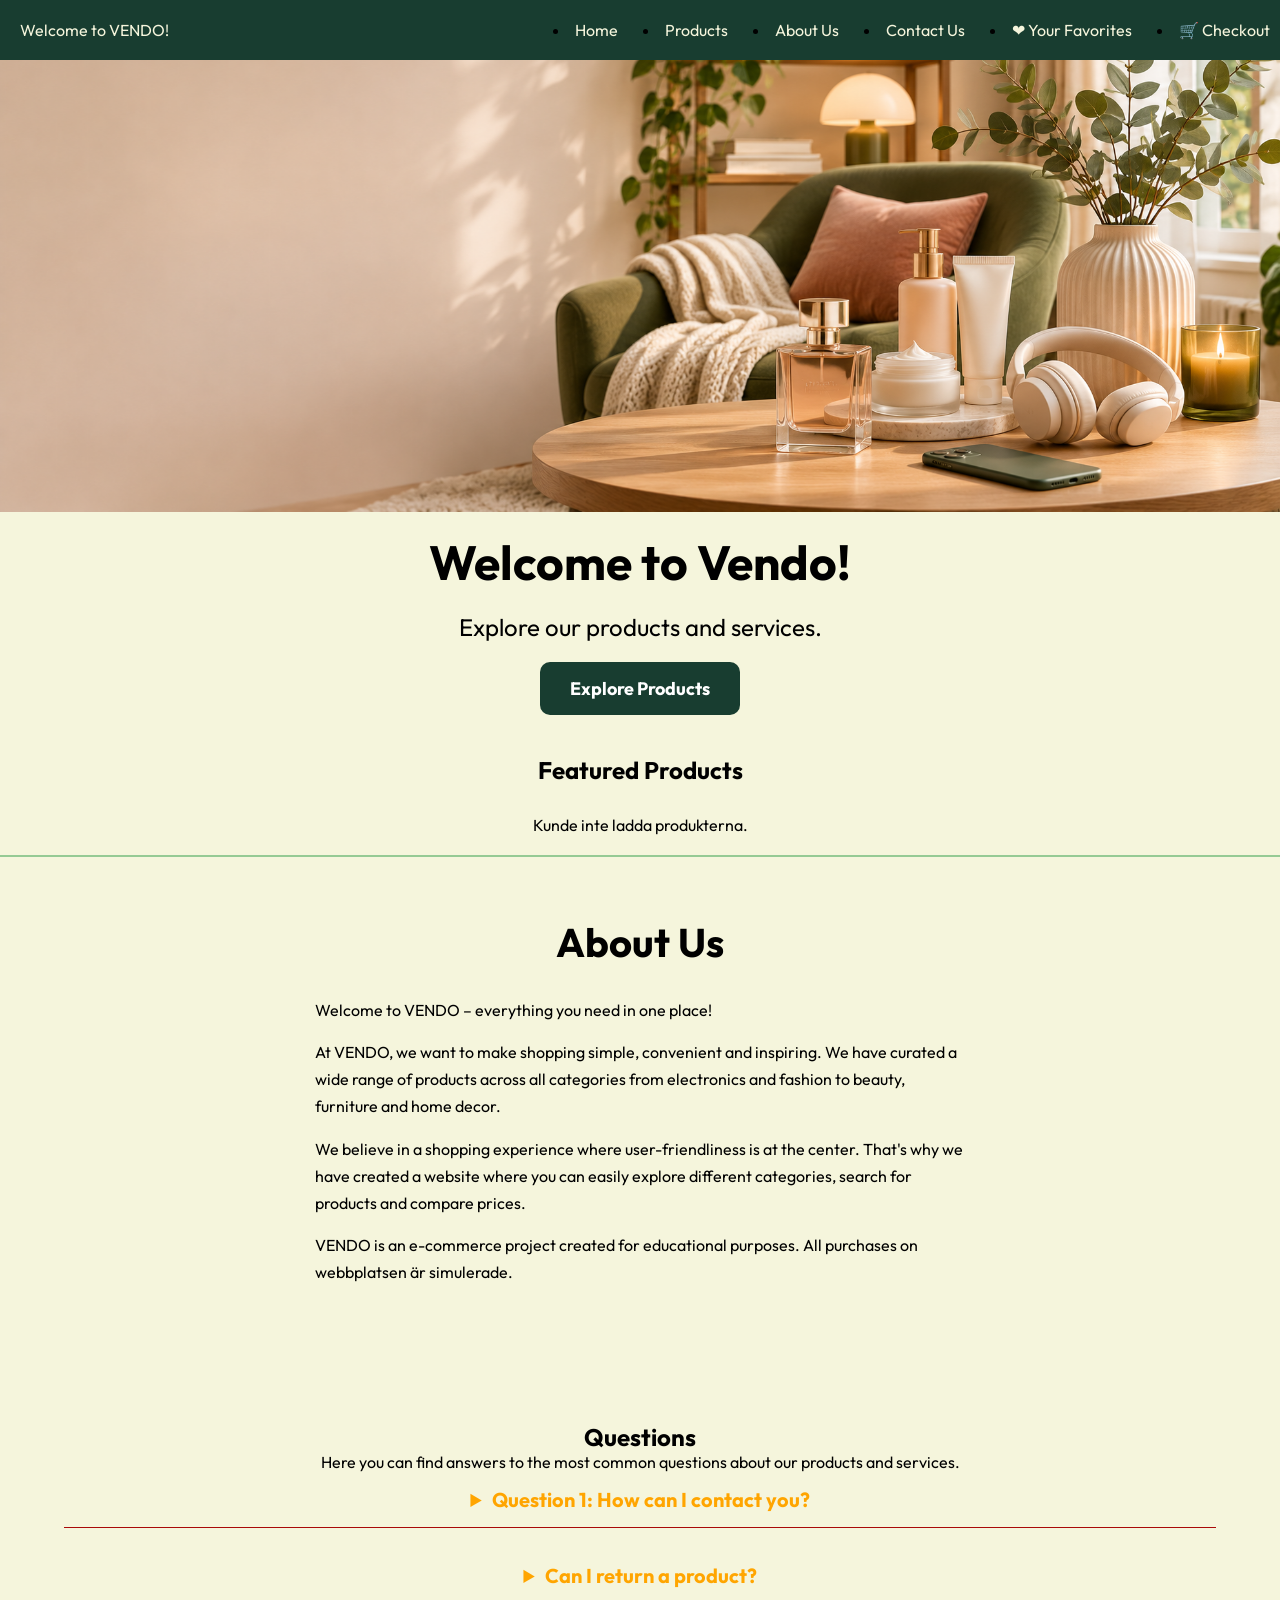
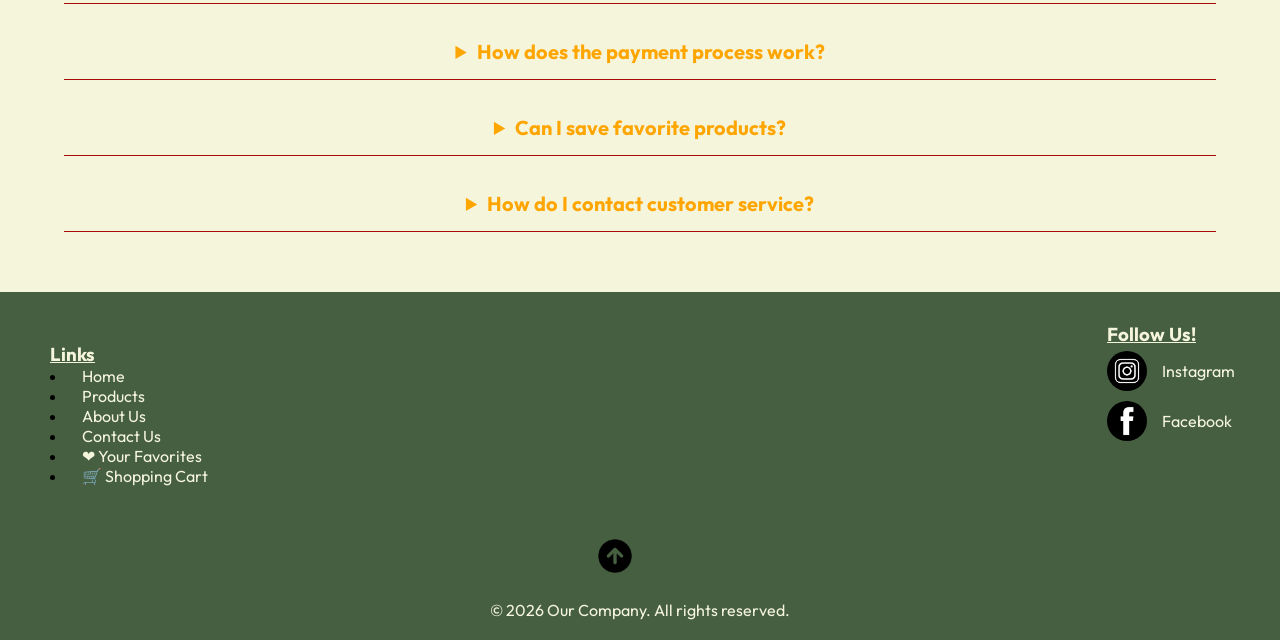
<file: index.html>
<!doctype html>
<html lang="sv">
  <head>
    <meta charset="UTF-8" />
    <meta name="viewport" content="width=device-width, initial-scale=1.0" />

    <title>VENDO</title>

    <script src="script.js" defer></script>
    <link rel="stylesheet" href="style.css" />
  </head>

  <body>
    <header>
      <nav class="nav">
        <p>Welcome to VENDO!</p>
        <li><a href="index.html">Home</a></li>
        <li><a href="catalog.html">Products</a></li>
        <li><a href="#about">About Us</a></li>
        <li><a href="#contact">Contact Us</a></li>
        <li><a href="favo.html">❤︎ Your Favorites</a></li>
        <li><a href="cart.html">🛒 Checkout</a></li>
      </nav>

      <button class="mobil-menu" type="button" aria-label="Open menu">
        <img src="Images/hamburger.png" alt="" />
      </button>
    </header>

    <nav class="breadcrumb" aria-label="Breadcrumb navigation">
      <a href="index.html">Home</a>
      <span aria-hidden="true">-</span>

      <a href="catalog.html">Products</a>
      <span aria-hidden="true">-</span>

      <span aria-current="page">Shopping Cart</span>
    </nav>
    <main>
      <section class="hero">
        <img src="Images/hero.png" alt="Products from our online store" />

        <h1>Welcome to Vendo!</h1>

        <p>Explore our products and services.</p>

        <a href="catalog.html" class="btn">Explore Products</a>
      </section>

      <section class="product-preview">
        <h2>Featured Products</h2>

        <div class="preview-container" id="preview"></div>
      </section>

      <section class="About" id="about">
        <h2>About Us</h2>

        <p>Welcome to VENDO – everything you need in one place!</p>

        <p>
          At VENDO, we want to make shopping simple, convenient and inspiring.
          We have curated a wide range of products across all categories from
          electronics and fashion to beauty, furniture and home decor.
        </p>

        <p>
          We believe in a shopping experience where user-friendliness is at the
          center. That's why we have created a website where you can easily
          explore different categories, search for products and compare prices.
        </p>

        <p>
          VENDO is an e-commerce project created for educational purposes. All
          purchases on webbplatsen är simulerade.
        </p>
      </section>

      <section class="questions" id="questions">
        <h2>Questions</h2>

        <p>
          Here you can find answers to the most common questions about our
          products and services.
        </p>

        <div class="faq-container">
          <details name="faq">
            <summary>Question 1: How can I contact you?</summary>
            <p>
              You can contact us via email at info@ourcompany.se or call us at
              012-3456789.
            </p>
          </details>

          <details name="faq">
            <summary>Can I return a product?</summary>
            <p>We offer a 30-day open purchase on our products.</p>
          </details>

          <details name="faq">
            <summary>How does the payment process work?</summary>
            <p>
              The payment process is simulated since this is a demonstration
              store.
            </p>
          </details>

          <details name="faq">
            <summary>Can I save favorite products?</summary>
            <p>
              Yes! You can save and remove your favorite products and find them
              on your favorites page.
            </p>
          </details>

          <details name="faq">
            <summary>How do I contact customer service?</summary>
            <p>
              You can find our contact information at the bottom of the page.
            </p>
          </details>
        </div>
      </section>
    </main>

    <footer class="footer" id="contact">
      <div class="social">
        <nav class="nav-bottom">
          <h3>Links</h3>
          <li><a href="index.html">Home</a></li>
          <li><a href="catalog.html">Products</a></li>
          <li><a href="#about">About Us</a></li>
          <li><a href="#contact">Contact Us</a></li>
          <li><a href="favo.html">❤︎ Your Favorites</a></li>
          <li><a href="cart.html">🛒 Shopping Cart</a></li>
        </nav>

        <div class="social-media">
          <h3>Follow Us!</h3>
          <a href="https://www.instagram.com/" target="_blank">
            <img src="Images/instagram.png" alt="Instagram" />
            <span>Instagram</span>
          </a>

          <a href="https://facebook.se/" target="_blank">
            <img src="Images/facebook.png" alt="Facebook" />
            <span>Facebook</span>
          </a>
        </div>
      </div>
      <div class="arrow">
        <a href="index.html" class="pil">
          <img src="Images/up-arrow.png" alt="Back to top" />
        </a>
      </div>
      <p>&copy; 2026 Our Company. All rights reserved.</p>
    </footer>
  </body>
</html>
</file>
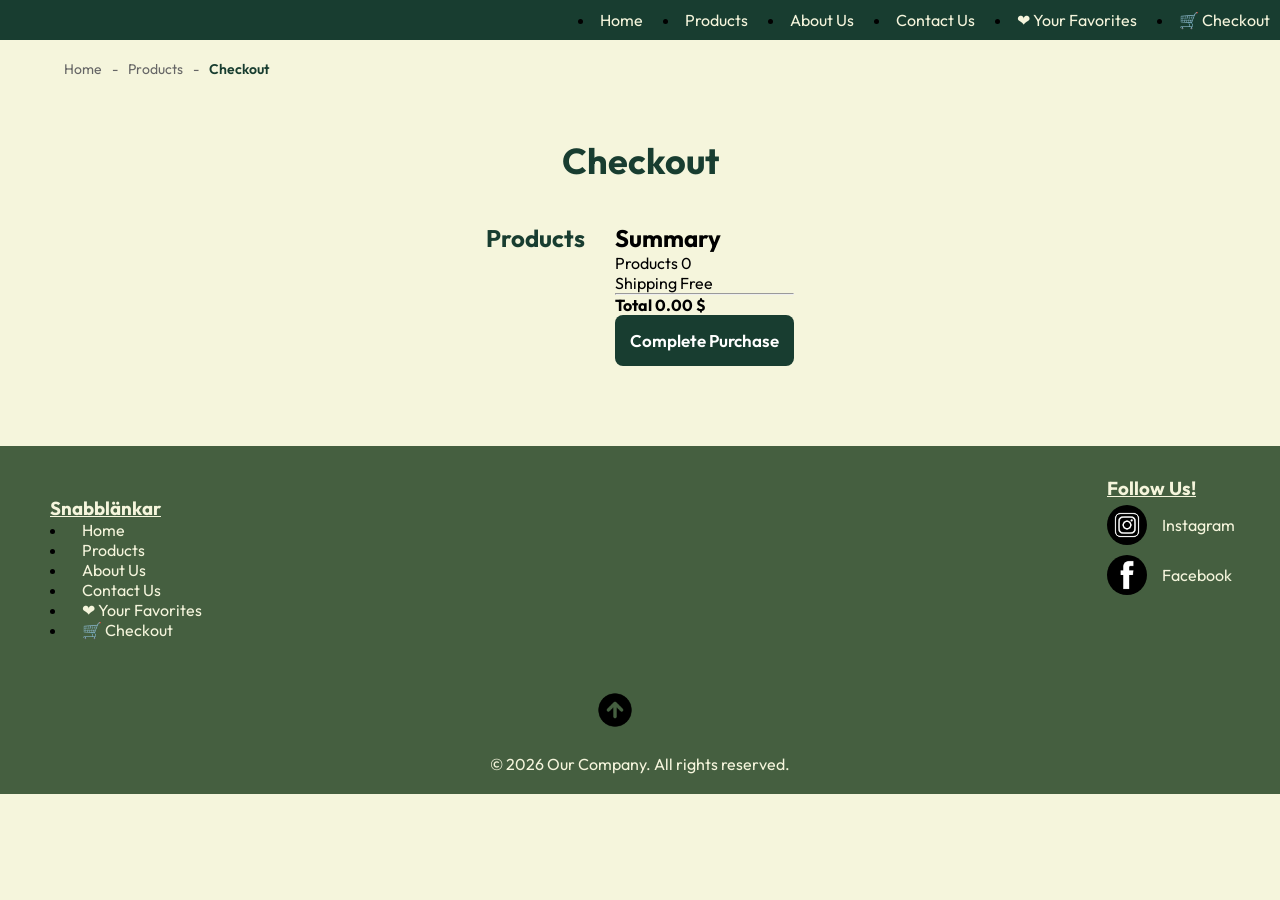
<file: cart.html>
<!doctype html>
<html lang="sv">
  <head>
    <meta charset="UTF-8" />
    <meta name="viewport" content="width=device-width, initial-scale=1.0" />
    <title>Document</title>
    <link rel="stylesheet" href="cart.css" />
    <script type="module" src="cart.js" defer></script> <!-- lagt till type module-->
  </head>
  <body>
    <header>
      <nav class="nav">
        <li><a href="index.html">Home</a></li>
        <li><a href="catalog.html">Products</a></li>
        <li><a href="index.html#about">About Us</a></li>
        <li><a href="index.html#contact">Contact Us</a></li>
        <li><a href="favo.html">❤︎ Your Favorites</a></li>
        <li><a href="cart.html">🛒 Checkout</a></li>
      </nav>

      <button class="mobil-menu" type="button" aria-label="Open menu">
        <img src="Images/hamburger.png" alt="" />
      </button>
    </header>

    <nav class="breadcrumb" aria-label="Breadcrumb navigation">
      <a href="index.html">Home</a>
      <span aria-hidden="true">-</span>
      <a href="catalog.html">Products</a>
      <span aria-hidden="true">-</span>
      <span aria-current="page">Checkout</span>
    </nav>

    <main class="checkout-page">
      <h1>Checkout</h1>
      <div class="checkout-container">
        <section class="cart-products">
          <h2>Products</h2>
          <div id="cart-items"></div>
        </section>

        <aside class="cart-summary">
          <h2>Summary</h2>
<!-- ändrar till antal -->
          <div class="summary-row">
  <span>Products</span>
  <span id="cart-count">0</span>
</div>

          <div class="summary-row">
            <span>Shipping</span>
            <span>Free</span>
          </div>
          <!--  hr horisontell linje -->
          <hr />
          <div class="summary-row">
            <strong>Total</strong>
            <strong id="cart-total">0.00 $</strong>
          </div>

          <button id="checkout-btn" type="button">Complete Purchase</button>

          <p id="checkout-message" role="status" aria-live="polite"></p>
        </aside>
      </div>
    </main>

    <footer class="footer" id="contact">
      <div class="social">
        <nav class="nav-bottom">
          <h3>Snabblänkar</h3>
          <li><a href="index.html">Home</a></li>
          <li><a href="catalog.html">Products</a></li>
          <li><a href="index.html#about">About Us</a></li>
          <li><a href="index.html#contact">Contact Us</a></li>
          <li><a href="favo.html">❤︎ Your Favorites</a></li>
          <li><a href="cart.html">🛒 Checkout</a></li>
        </nav>

        <div class="social-media">
          <h3>Follow Us!</h3>
          <a href="https://www.instagram.com/" target="_blank">
            <img src="Images/instagram.png" alt="Instagram" />
            <span>Instagram</span>
          </a>

          <a href="https://facebook.se/" target="_blank">
            <img src="Images/facebook.png" alt="Facebook" />
            <span>Facebook</span>
          </a>
        </div>
      </div>
      <div class="arrow">
        <a href="cart.html" class="pil">
          <img src="Images/up-arrow.png" alt="Back to top" />
        </a>
      </div>
      <p>&copy; 2026 Our Company. All rights reserved.</p>
    </footer>
  </body>
</html>
</file>
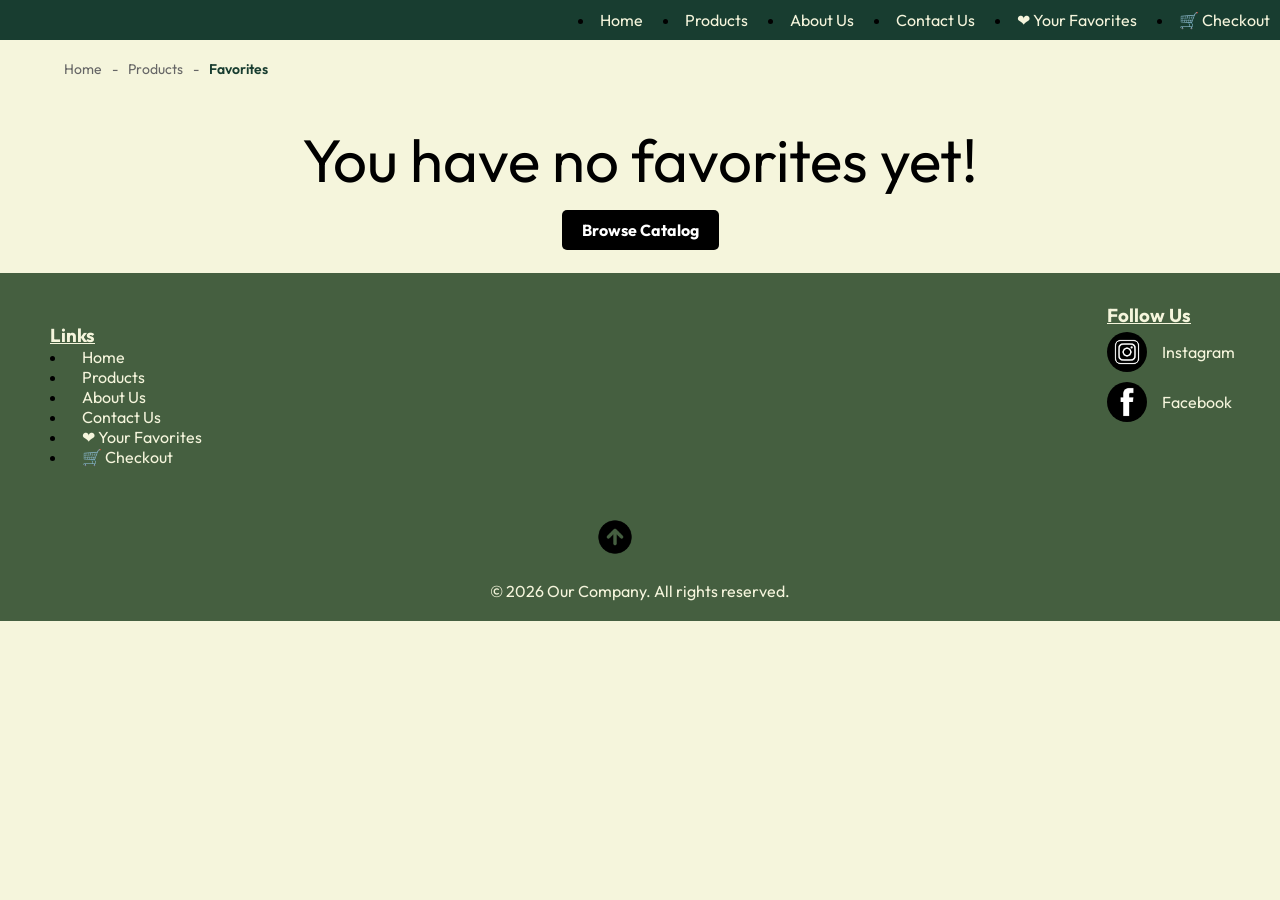
<file: favo.html>
<!DOCTYPE html>
<html lang="en">
<head>
    <meta charset="UTF-8">
    <meta name="viewport" content="width=device-width, initial-scale=1.0">
    <title>Favorites</title>
    <link rel="stylesheet" href="stylefavo.css">
    <script type="module" src="favo.js" defer></script> <!-- lagt till type module-->
</head>
<body>
    <!-- Ändrade menyn med länkar erika -->
    <header class="header">
      <nav class="nav">
        <li><a href="index.html">Home</a></li>
        <li><a href="catalog.html">Products</a></li>
        <li><a href="index.html#about">About Us</a></li>
        <li><a href="index.html#contact">Contact Us</a></li>
        <li><a href="favo.html">❤︎ Your Favorites</a></li>
        <li><a href="cart.html">🛒 Checkout</a></li>
      </nav>

      
      <button class="mobil-menu" type="button" aria-label="Open menu">
        <img src="Images/hamburger.png" alt="" />
      </button>
    </header>
        <h1 class="h1">Favorites</h1>
     
        <nav class="breadcrumb" aria-label="Breadcrumb navigation">
  <a href="index.html">Home</a>
  <span aria-hidden="true">-</span>
  <a href="catalog.html">Products</a>
  <span aria-hidden="true">-</span>
  <span aria-current="page">Favorites</span>
</nav></header>

    <main class="main">
        <div class="favorite-container">
        </div>    
      
    </main>
     
    <footer class="footer" id="contact">
      <div class="social">
        <nav class="nav-bottom">
          <h3>Links</h3>
          <li><a href="index.html">Home</a></li>
          <li><a href="catalog.html">Products</a></li>
          <li><a href="index.html#about">About Us</a></li>
          <li><a href="index.html#contact">Contact Us</a></li>
          <li><a href="favo.html">❤︎ Your Favorites</a></li>
          <li><a href="cart.html">🛒 Checkout</a></li>
        </nav>

        <div class="social-media">
          <h3>Follow Us</h3>
          <a href="https://www.instagram.com/" target="_blank">
            <img src="Images/instagram.png" alt="Instagram" />
            <span>Instagram</span>
          </a>

          <a href="https://facebook.se/" target="_blank">
            <img src="Images/facebook.png" alt="Facebook" />
            <span>Facebook</span>
          </a>
        </div>
      </div>
      <div class="arrow">
        <a href="favo.html" class="pil">
          <img src="Images/up-arrow.png" alt="Tillbaka till toppen" />
        </a>
      </div>
      <p>&copy; 2026 Our Company. All rights reserved.</p>
    </footer>
</body>
</html>
</file>
<file: style.css>
@import url("https://fonts.googleapis.com/css2?family=Outfit:wght@100..900&family=Syne:wght@400..800&display=swap");
* {
  box-sizing: border-box;
  margin: 0;
  padding: 0;
}
html,
body {
  margin: 0;
  background-color: beige;
  width: 100%;
  overflow-x: hidden;
  font-family: "Outfit", sans-serif;
}
.hero img {
  display: block;
  width: 100%;
  height: auto;
}

.mobil-menu {
  display: none;
}

.nav {
  position: absolute;
  background-color: #183d30;
  top: 0;
  width: 100%;
  display: flex;
  justify-content: flex-end;
  align-items: center;
  gap: 25px;
  padding: 10px;
}

.nav-links {
  display: flex;
  gap: 10px;
}

.nav a {
  text-decoration: none;
  color: beige;
}

.nav p {
  color: beige;
  padding: 10px;
  font-size: 1rem;
  margin-right: auto;
}
.breadcrumb {
  display: none;
}
.hero h1 {
  text-align: center;
  font-size: 3rem;
  margin-top: 20px;
}
.hero p {
  text-align: center;
  font-size: 1.5rem;
  margin-top: 20px;
}
.btn {
  display: block;
  width: fit-content;
  margin: 20px auto;
  background-color: #183d30;
  color: white;
  padding: 15px 30px;
  border-radius: 10px;
  text-decoration: none;
  font-size: 18px;
  font-weight: bold;
  cursor: pointer;
  transition: 0.3s;
}

.product-preview {
  padding: 20px 5%;
  text-align: center;
  border-bottom: 2px solid #95ca94;
}

.preview-container {
  display: flex;
  flex-wrap: wrap;
  justify-content: center;
  gap: 25px;
  margin-top: 30px;
}

.product-card {
  border: 1px solid #ccc;
  padding: 10px;
  width: 200px;
  margin-bottom: 10px;
  border:1px solid,grey;
  border-radius: 8px;
  box-sizing: border-box;
  font-family: inherit;
  font-size: 1rem;
  background-color: white;
}

.product-card img {
  width: 100%;
  height: 220px;
  object-fit: contain;
}

.product-card h3 {
  margin: 15px 0;
}

.product-card p {
  font-weight: bold;
  margin-bottom: 15px;
}

.product-btn {
  display: inline-block;
  background-color: #183d30;
  color: white;
  padding: 10px 20px;
  border-radius: 8px;
  text-decoration: none;
}

.product-btn:hover {
  background-color: #32624d;
}

.About {
  padding: 60px 20px;
}
.About h2 {
  text-align: center;
  font-size: 2.5rem;
  margin-bottom: 30px;
}

.About p {
  max-width: 650px;
  margin: 0 auto 15px;
  line-height: 1.7;
}

.questions {
  padding: 60px 5%;
  text-align: center;
}

.faq-container details p {
  margin-top: 20px;
  font-size: 17px;
  color: #f407a9;
}

.faq-container {
  color: orange;
  display: flex;
  flex-direction: column;
  gap: 20px;
  display: flex;
  
}
.faq-container summary {
  font-size: 20px;
  font-weight: bold;
  cursor: pointer;
  padding: 15px;
  border-bottom: 1px solid #a90909;
 
}

footer {
  background-color: #455f40;
}
.footer p {
  color: beige;
  text-align: center;
  padding: 20px;
}

.social {
  display: flex;
  justify-content: space-between;
  align-items: flex-start;
  padding: 30px;
  gap: 20px;
}

.social-media {
  display: flex;
  flex-direction: column;
}

.social-media img {
  width: 40px;
  height: 40px;
  border-radius: 50px;
}

.arrow img {
  width: 40px;
  height: 40px;
}
.arrow {
  display: grid;
  justify-content: center;
  padding-right: 50px;
}
.nav-bottom {
  display: flex;
  flex-direction: column;
  padding: 20px;
}
.social-media a {
  display: flex;
  align-items: center;
  text-decoration: none;
}
.social-media span {
  color: beige;
  padding: 15px;
}

.nav-bottom a {
  color: beige;
  margin: 10px;
  text-decoration: none;
  cursor: pointer;
}
.social h3 {
  text-decoration: underline;
  color: beige;
}

@media (max-width: 600px) {
  .nav {
    display: none;
  }
  .nav.open {
    display: block;
  }
  .mobil-menu {
    display: block;
    position: absolute;
    top: 10px;
    right: 10px;
    cursor: pointer;
  }

  .mobil-menu img {
    width: 30px;
    height: 30px;
  }
}
</file>
<file: cart.css>
@import url('https://fonts.googleapis.com/css2?family=Outfit:wght@100..900&family=Syne:wght@400..800&display=swap');
* {
  box-sizing: border-box;
  margin: 0;
  padding: 0;
}
html,body {
  margin: 0;
  background-color: beige;
  width: 100%;
  overflow-x: hidden;
  font-family: 'Outfit', sans-serif;
}
.mobil-menu {
  display: none;
}
.nav {
  position: absolute;
  background-color: #183d30;
  top: 0;
  width: 100%;
  display: flex;
  justify-content: right;
  gap: 20px;
  padding: 10px;
}
.nav a {
  text-decoration: none;
  color: beige;
}
.breadcrumb {
  display: flex;
  align-items: center;
  gap: 10px;
  padding: 20px 5%;
  font-size: 14px;
  color: #666;
  padding-top: 60px;
}

.breadcrumb a {
  color: #666;
  text-decoration: none;
}

.breadcrumb a:hover {
  text-decoration: underline;
  color: #183d30;
}

.breadcrumb [aria-current="page"] {
  color: #183d30;
  font-weight: 600;
}
.checkout-page {
  max-width: 1200px;
  margin: 0 auto;
  padding: 40px 5% 80px;
}
.checkout-page h1 {
  text-align: center;
  font-size: 36px;
  color: #183d30;
  margin-bottom: 40px;
}
.checkout-container {
  display: flex;
  flex-wrap: wrap;
  justify-content: center;
  gap: 30px;
  margin-top: 30px;
}
.cart-products h2 {
  color: #183d30;
  font-size: 24px;
  margin-bottom: 20px;
}
#checkout-btn {
  width: 100%;
  padding: 15px;
  background-color: #183d30;
  color: white;
  border: none;
  border-radius: 8px;
  font-family: inherit;
  font-size: 17px;
  font-weight: 600;
  cursor: pointer;
  transition: background-color 0.3s;
}
#checkout-btn:hover {
  background-color: #366b56;
}
.cart-item {
  display: flex;
  align-items: center;
  gap: 15px;
  background-color: white;
  padding: 12px;
  margin-bottom: 15px;
  border-radius: 10px;
}
.cart-product-image {
  width: 80px;
  height: 80px;
  object-fit: contain;
  flex-shrink: 0;
}
.quantity-controls button {
  width: 30px;
  height: 30px;
  background-color: #183d30;
  color: white;
  border: none;
  border-radius: 5px;
  font-size: 18px;
  cursor: pointer;
  
}
.quantity {
  font-size: 16px;
  font-weight: 600;
  min-width: 20px;
  text-align: center;
}
.quantity-controls {
  display: flex;
  align-items: center;
  gap: 15px;
}

footer {
  background-color: #455f40;
}
.footer p {
  color: beige;
  text-align: center;
  padding: 20px;
}

.social {
  display: flex;
  justify-content: space-between;
  align-items: flex-start;
  padding: 30px;
  gap: 20px;
}

.social-media {
  display: flex;
  flex-direction: column;
}

.social-media img {
  width: 40px;
  height: 40px;
  border-radius: 50px;
}

.arrow img {
  width: 40px;
  height: 40px;
}
.arrow {
  display: grid;
  justify-content: center;
  padding-right: 50px;
}
.nav-bottom {
  display: flex;
  flex-direction: column;
  padding: 20px;
}
.social-media a {
  display: flex;
  align-items: center;
  text-decoration: none;
}
.social-media span {
  color: beige;
  padding: 15px;
}
.nav-bottom a {
  color: beige;
  margin: 10px;
  text-decoration: none;
  cursor: pointer;
}
.social h3 {
  text-decoration: underline;
  color: beige;
}
/*css för ta-bort kanppen(soptunnan)*/
.cart-product-info {
  flex: 1; 
  /* Gör att infodelen tar upp utrymmet i mitten
   och trycker ut soptunnan till höger */
}

.remove-item-btn {
  background: transparent;
  border: none;
  color: #888;
  cursor: pointer;
  padding: 8px;
  border-radius: 8px;
  display: flex;
  align-items: center;
  justify-content: center;
  transition: color 0.2s ease, background-color 0.2s ease, transform 0.15s ease;
}

.remove-item-btn:hover {
  color: #c0392b;
  background-color: #fdf0ed;
  transform: scale(1.08);
}

.remove-item-btn:active {
  transform: scale(0.95);
}

@media (max-width: 600px) {

.nav {
    display: none;
    
  }
.nav.open {
    display: block;
  }
.mobil-menu {
  display: block;
  position: absolute;
  top: 10px;
  right: 10px;
  cursor: pointer;
}

.mobil-menu img {
  width: 30px;
  height: 30px;
}
 
}
</file>
<file: stylefavo.css>
/* //ändrade lite layout och färger på favoriter sidan erika */
@import url('https://fonts.googleapis.com/css2?family=Outfit:wght@100..900&family=Syne:wght@400..800&display=swap');
* {
  box-sizing: border-box;
  margin: 0;
  padding: 0;
}
html,body {
  margin: 0;
  background-color: beige;
  width: 100%;
  overflow-x: hidden;
  font-family: 'Outfit', sans-serif;
}
.mobil-menu {
  display: none;
}
.nav {
  position: absolute;
  background-color: #183d30;
  top: 0;
  width: 100%;
  display: flex;
  justify-content: right;
  gap: 20px;
  padding: 10px;
}
.nav a {
  text-decoration: none;
  color: beige;
}
.breadcrumb {
  display: flex;
  align-items: center;
  gap: 10px;
  padding: 20px 5%;
  font-size: 14px;
  color: #666;
}

.breadcrumb a {
  color: #666;
  text-decoration: none;
}

.breadcrumb a:hover {
  text-decoration: underline;
  color: #183d30;
}

.breadcrumb [aria-current="page"] {
  color: #183d30;
  font-weight: 600;
}
.h1 {
    text-align: center;
}
.no-favorites {
    grid-column: 1 / -1;
    display: flex;
    flex-direction: column;
    align-items: center;      /* Ändrad från align-self – hindrar knappen från att sträckas ut */
    justify-content: center;
    min-height: 15vh;         /* Ger utrymme så innehållet hamnar mitt på skärmen i höjdled */
    text-align: center;
}

.empty-message {
    max-width: 80vw;
    margin: 0 auto;
    font-size: clamp(30px, 6vw, 60px); /* Minst 28px på mobil, skalas upp till max 60px på dator */;
}

.back-to-catalog-btn {
    display: inline-block;
    margin-top: 12px;
    padding: 10px 20px;
    background-color: #000; /* Ändra till er temafärg */
    color: #fff;
    text-decoration: none;
    border-radius: 5px;
    font-weight: bold;
}

.back-to-catalog-btn:hover {
    opacity: 0.8;
}

.favorite-container {
    display: grid;
    grid-template-columns: repeat(auto-fill, minmax(280px, 1fr));
    gap: 20px;
    padding: 20px;

}

.title-and-remove {
    display: flex;
    justify-content: space-between;
    align-items: flex-start;
    gap: 10px;
    width: 100%;
}

.h2 {
    font-size: clamp(18px, 2vw, 21px); /* Anpassar textstorleken mjukt */
    margin: 0;
    text-align: center;
    flex: 1;
}

.close-btn {
    flex-shrink: 0;
    width: 30px;
    height: 30px;
    background-color: #e63946;
    color: #ffffff;            
    border: none;              
    border-radius: 35%;
    font-size: 20px;
    font-weight: bold;
    display: flex; /* Centrerar krysset exakt i mitten av knappen */
    align-items: center;
    justify-content: center;
    cursor: pointer;
    transition: background-color 0.2s ease, transform 0.1s ease;
}

.close-btn:hover {
    background-color: #c1121f;
    transform: scale(1.08);    /* Liten zoom-effekt vid hover */
}
.item {
    display: flex;
    flex-direction: column;
    align-items: center;
    border: 3px solid black;
    padding: 15px;
    border-radius: 16px;
}

.product-img {
    width: 100%;
    height: 180px;             /* Samma höjd för alla bilder */
    object-fit: contain;       /* Visar hela produkten utan att den klipps eller dras ut */
    margin: 10px 0;
}

.product-desc {
    font-size: 14px;
    color: #444;
    text-align: center;
    margin: 0 0 15px 0;
}
.card-footer {
    margin-top: auto;          /* Nyckeln: trycker ner pris, kategori och knapp till botten */
    width: 100%;
    display: flex;
    flex-direction: column;
    align-items: center;
    gap: 6px;
}

.product-category {
    font-size: 12px;
    text-transform: uppercase;
    letter-spacing: 1px;
    color: #777;
    margin: 0;
}
.product-price {
    font-size: 20px;
    font-weight: bold;
    margin: 0 0 6px 0;
}
.add-to-cart-btn {
    width: 100%;
    padding: 12px 16px;
    background-color: #000000;
    color: #ffffff;
    border: none;
    border-radius: 8px;
    font-size: 16px;
    font-weight: bold;
    display: flex;             /* Lägger ikonen och texten bredvid varandra */
    align-items: center;
    justify-content: center;
    gap: 8px;                  /* Avstånd mellan ikonen och texten */
    cursor: pointer;
    transition: background-color 0.2s ease, transform 0.1s ease;
}

.add-to-cart-btn:hover {
    background-color: #333333;
    transform: translateY(-2px);
}
footer {
  background-color: #455f40;
}
.footer p {
  color: beige;
  text-align: center;
  padding: 20px;
}

.social {
  display: flex;
  justify-content: space-between;
  align-items: flex-start;
  padding: 30px;
  gap: 20px;
}

.social-media {
  display: flex;
  flex-direction: column;
}

.social-media img {
  width: 40px;
  height: 40px;
  border-radius: 50px;
}

.arrow img {
  width: 40px;
  height: 40px;
}
.arrow {
  display: grid;
  justify-content: center;
  padding-right: 50px;
}
.nav-bottom {
  display: flex;
  flex-direction: column;
  padding: 20px;
}
.social-media a {
  display: flex;
  align-items: center;
  text-decoration: none;
}
.social-media span {
  color: beige;
  padding: 15px;
  
}

.nav-bottom a {
  color: beige;
  margin: 10px;
  text-decoration: none;
  cursor: pointer;
}
.social h3 {
  text-decoration: underline;
  color: beige;
}
/* css för toast-meny, i stort sett ett meddelande när vi lägger till
en vara via favoriter istället för katalogen*/
.cart-toast {
  position: fixed;
  bottom: 24px;
  right: 24px;
  background-color: #183d30;
  color: beige;
  padding: 14px 22px;
  border-radius: 10px;
  font-family: 'Outfit', sans-serif;
  font-size: 15px;
  font-weight: 500;
  box-shadow: 0 8px 20px rgba(0, 0, 0, 0.2);
  z-index: 1000;
  
  /* Startläge för animationen */
  opacity: 0;
  transform: translateY(20px);
  transition: opacity 0.3s ease, transform 0.3s ease;
}

.cart-toast.show {
  opacity: 1;
  transform: translateY(0);
}

@media (max-width: 600px) {

.nav {
    display: none;
    
  }
.nav.open {
    display: block;
  }
.mobil-menu {
  display: block;
  position: absolute;
  top: 10px;
  right: 10px;
  cursor: pointer;
}

.mobil-menu img {
  width: 30px;
  height: 30px;
}
 
}
</file>
